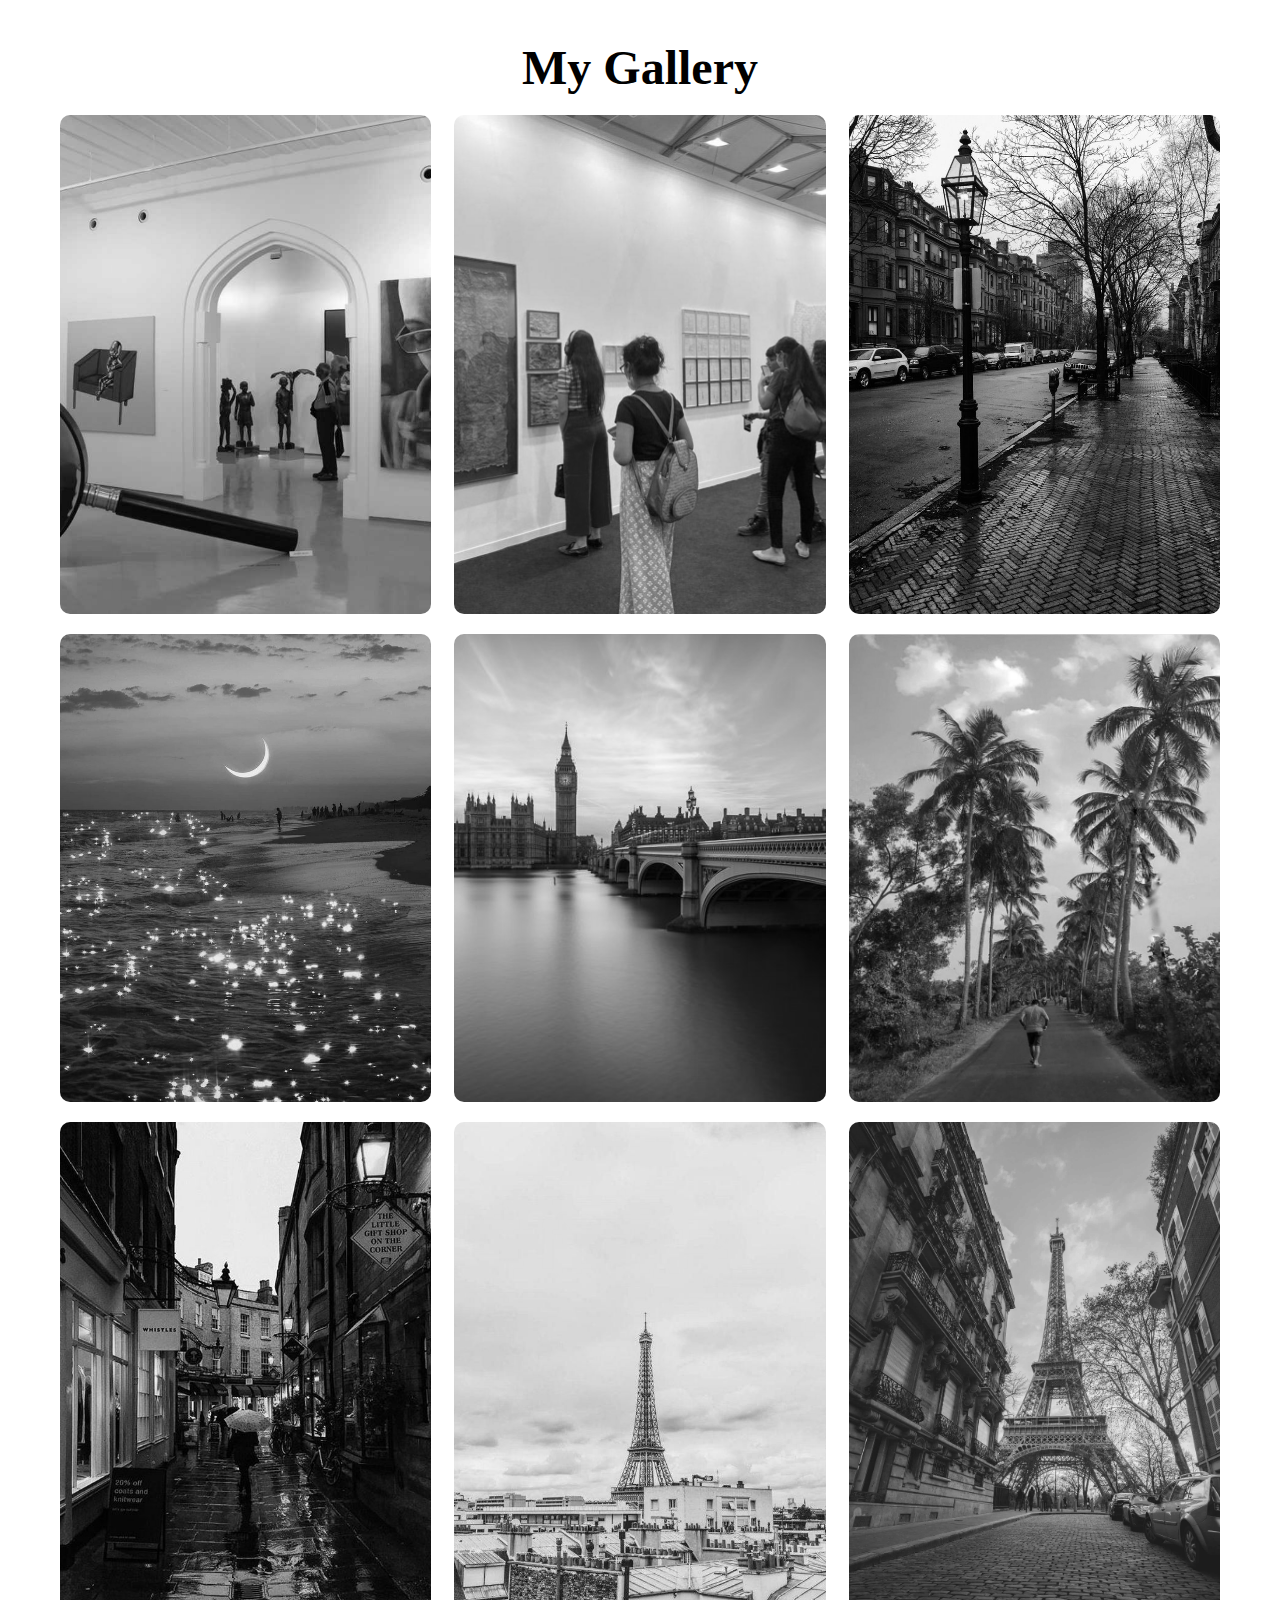
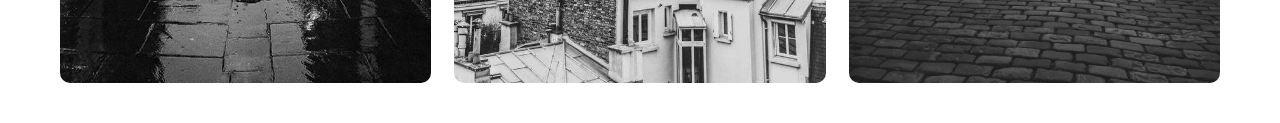
<file: image gallery/image_gallery.html>
<!DOCTYPE html>
<html lang="en">
<head>
    <meta charset="UTF-8">
    <meta http-equiv="X-UA-Compatible" content="IE=edge">
    <meta name="viewport" content="width=device-width, initial-scale=1.0">
    <title>My Gallery</title>
    <link rel="stylesheet" href="image_gallery.css">
    <link rel="icon" type="image/x-icon" href="https://encrypted-tbn0.gstatic.com/images?q=tbn:ANd9GcQSxe_Uar7XYkD4cduZ8Hl04mShd0AMFAmRzN-1A4RAqBgFFfpSL4Sm_em28zsKcrZVtKQ&usqp=CAU">
    
</head>
<body>
    <div id="wrapper">
        <div class="container">
            <h1>My Gallery</h1>
            <div class="gallery">
                <figure class="card">
                    <img src="./images/g1.jpg" alt="image1">
                    <figcaption>Image1</figcaption>
                </figure>
                <figure class="card">
                    <img src="./images/g2.jpg" alt="image2">
                    <figcaption>Image2</figcaption>
                </figure>
                <figure class="card">
                    <img src="./images/g3.jpg" alt="image3">
                    <figcaption>Image3</figcaption>
                </figure>
                <figure class="card">
                    <img src="./images/g4.jpg" alt="image4">
                    <figcaption>Image4</figcaption>
                </figure>
                <figure class="card">
                    <img src="./images/g5.jpg" alt="image5">
                    <figcaption>Image5</figcaption>
                </figure>
                <figure class="card">
                    <img src="./images/g6.jpg" alt="image6">
                    <figcaption>Image6</figcaption>
                </figure>
                <figure class="card">
                    <img src="./images/g7.jpg" alt="image7">
                    <figcaption>Image7</figcaption>
                </figure>
                <figure class="card">
                    <img src="./images/g8.jpg" alt="image8">
                    <figcaption>Image8</figcaption>
                </figure>
                <figure class="card">
                    <img src="./images/g9.jpg" alt="image9">
                    <figcaption>Image9</figcaption>
                </figure>
            </div>
        </div>
        
    </div>
    
</body>
</html>
</file>
<file: image gallery/image_gallery.css>
*{
    margin: 0;
    padding: 0;
    box-sizing: border-box;
}
/* #wrapper{
    height: 100vh;
    overflow-x: hidden;
    overflow-y: auto;
} */
.container{
    /* height: 100%; */
    max-width: 1200px;
    margin: 0 auto;  /* for centering */
    padding: 20px;
}
.container h1{
    margin: 20px 0;
    text-align: center;
    margin-bottom: 20px;
    font-size: 3rem;
}
.gallery{
    display: flex;
    flex-wrap: wrap;
    justify-content: space-between;
}
.card{
    width: 32%;
    /* height: 500px; */
    position: relative;
    margin-bottom: 20px;
    border-radius: 10px;
    overflow: hidden;
}
.card img{
    height: 100%;
    width: 100%;
    filter: grayscale(100%);
    box-shadow: 0 0 20px #333;
    object-fit: cover;
}
.card:hover{
    transform: scale(1.03);
    filter: drop-shadow(0 0 10px #333);
    transition: 0.3s;
}
.card:hover img{
    filter: grayscale(0%);
}
.card figcaption{
    position: absolute;
    bottom: 0;
    left: 0;
    padding: 25px;
    width: 100%;
    height: 20%;
    font-size: 16px;
    font-weight: 500;
    color: #fff;
    opacity: 0;
    border-radius: 0 0 10px 10px;
    background: linear-gradient(0deg, rgba(0,0,0,0.5) 0%, rgba(255,255,255,0));
    transition: 0.3s;
}
.card:hover figcaption{
    opacity: 1;
    transform: scale(1.03);
}
</file>
